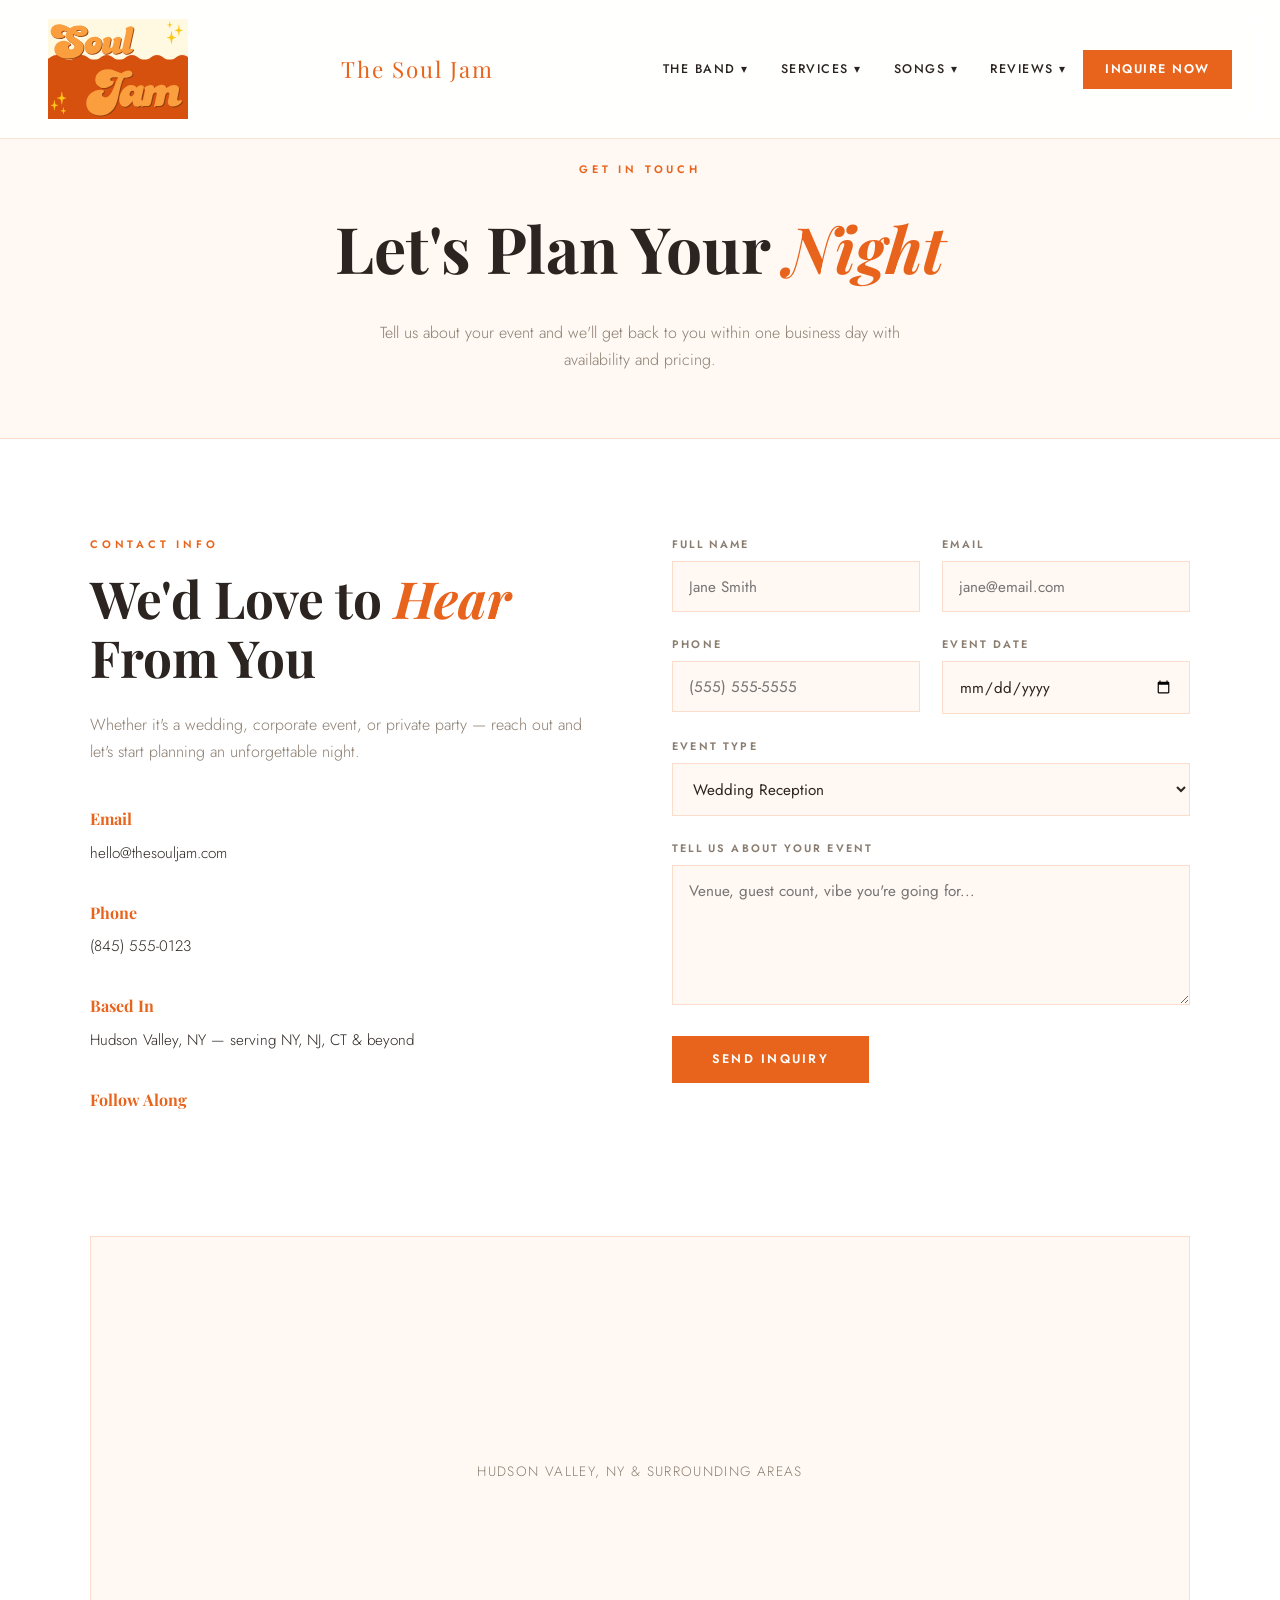
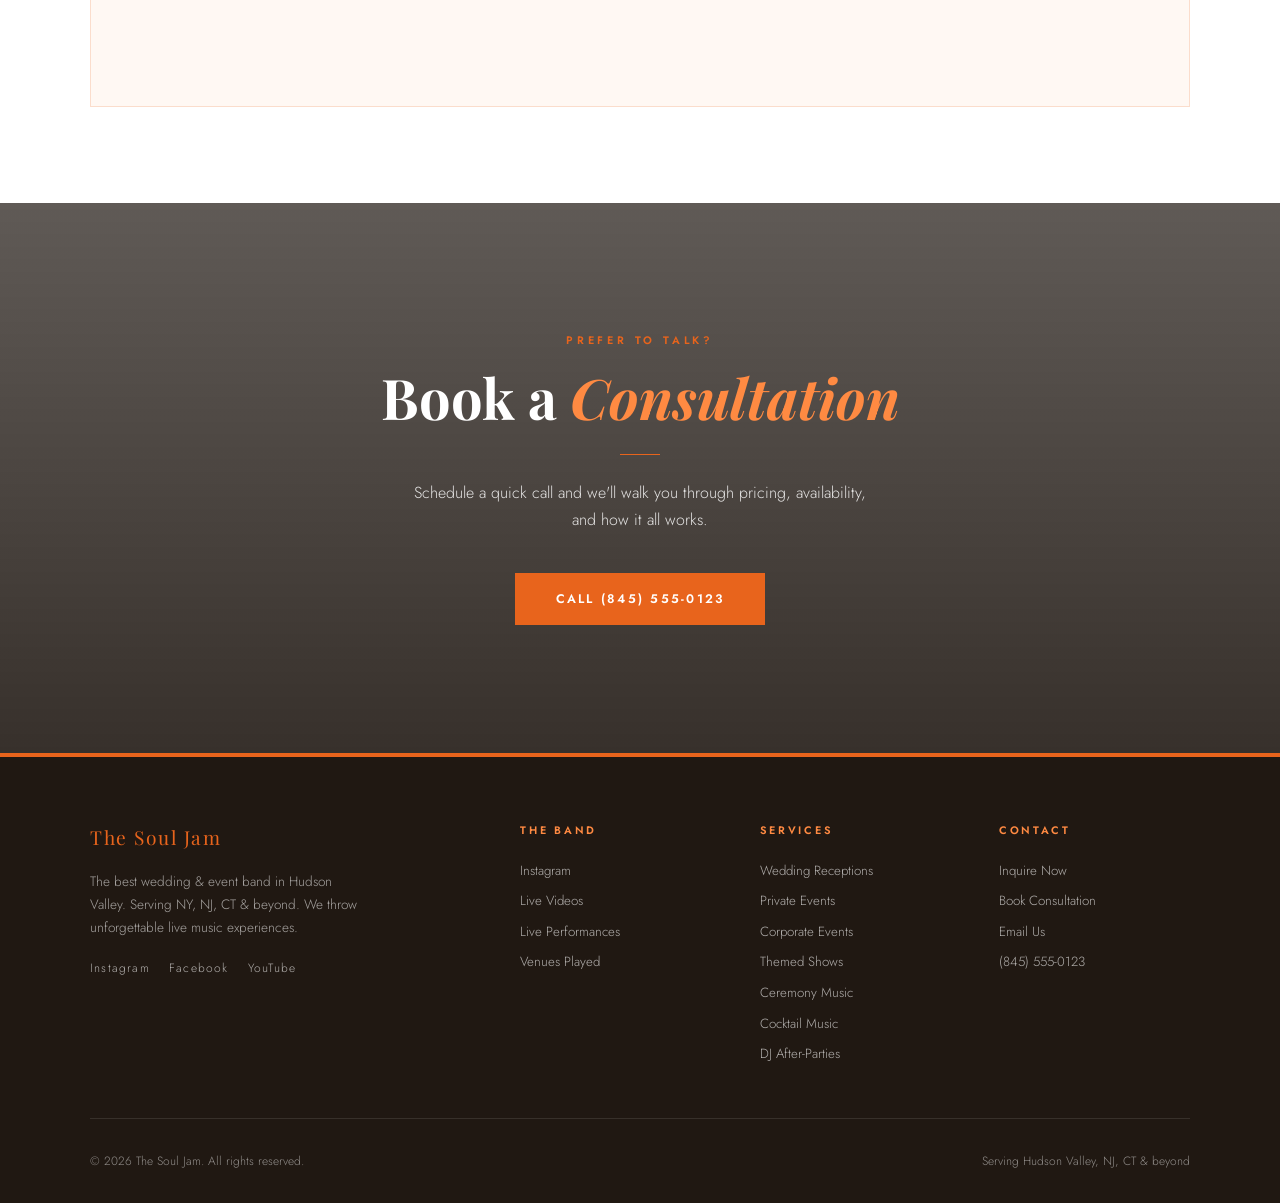
<file: contact.html>
<!DOCTYPE html>
<html lang="en">
<head>
<meta charset="UTF-8">
<meta name="viewport" content="width=device-width, initial-scale=1.0">
<title>Contact - The Soul Jam Live Band</title>
<link href="https://fonts.googleapis.com/css2?family=Playfair+Display:ital,wght@0,400;0,700;1,400&family=Jost:wght@300;400;500;600&display=swap" rel="stylesheet">
<link rel="stylesheet" href="styles.css">
</head>
<body>

<!-- NAV -->
<nav>
  <a href="#" class="nav-logo"><img src="public/1.svg"></a>
  <a href="#" class="nav-logo">The Soul Jam</a>
  <ul class="nav-links">
    <li>
      <a href="index.html">The Band ▾</a>
      <div class="dropdown">
        <a href="#">Instagram</a>
        <a href="#">Live Videos</a>
        <a href="#">Live Performances</a>
        <a href="#">Venues Played</a>
      </div>
    </li>
    <li>
      <a href="index.html#services">Services ▾</a>
      <div class="dropdown">
        <a href="index.html#services">Wedding Receptions</a>
        <a href="index.html#services">Private Events</a>
        <a href="index.html#services">Corporate Events</a>
        <a href="index.html#services">Themed Shows</a>
        <a href="index.html#services">Ceremony Music</a>
        <a href="index.html#services">Cocktail Music</a>
        <a href="index.html#services">DJ After-Parties</a>
      </div>
    </li>
    <li>
      <a href="songs.html">Songs ▾</a>
      <div class="dropdown">
        <a href="songs.html#wedding-reception">Wedding Reception Songs</a>
        <a href="songs.html#dance-party">Dance Party Songs</a>
        <a href="songs.html#first-dance">First Dance Songs</a>
        <a href="songs.html#parent-dance">Parent Dance Songs</a>
        <a href="songs.html#ceremony">Ceremony Songs</a>
        <a href="songs.html#cocktail">Cocktail Songs</a>
      </div>
    </li>
    <li>
      <a href="#">Reviews ▾</a>
      <div class="dropdown">
        <a href="#">Google Reviews</a>
        <a href="#">The Knot Reviews</a>
        <a href="#">WeddingWire Reviews</a>
      </div>
    </li>
    <li><a href="contact.html" class="nav-cta">Inquire Now</a></li>
  </ul>
</nav>

<!-- PAGE HEADER -->
<header class="page-header">
  <span class="section-label">Get In Touch</span>
  <h1>Let's Plan Your <em>Night</em></h1>
  <p>Tell us about your event and we'll get back to you within one business day with availability and pricing.</p>
</header>

<!-- CONTACT -->
<section class="contact-section">
  <div class="container">
    <div class="contact-grid">

      <!-- Info -->
      <div>
        <span class="section-label">Contact Info</span>
        <h2>We'd Love to <em>Hear</em> From You</h2>
        <p style="margin-bottom:2.5rem;">Whether it's a wedding, corporate event, or private party — reach out and let's start planning an unforgettable night.</p>

        <div class="contact-info-item">
          <h4>Email</h4>
          <a href="mailto:hello@thesouljam.com">hello@thesouljam.com</a>
        </div>
        <div class="contact-info-item">
          <h4>Phone</h4>
          <a href="tel:+18455550123">(845) 555-0123</a>
        </div>
        <div class="contact-info-item">
          <h4>Based In</h4>
          <span>Hudson Valley, NY — serving NY, NJ, CT &amp; beyond</span>
        </div>
        <div class="contact-info-item">
          <h4>Follow Along</h4>
          <div class="social-links">
            <a href="#">Instagram</a>
            <a href="#">Facebook</a>
            <a href="#">YouTube</a>
          </div>
        </div>
      </div>

      <!-- Form -->
      <form class="contact-form" onsubmit="return false;">
        <div class="form-row">
          <div class="form-field">
            <label for="name">Full Name</label>
            <input type="text" id="name" name="name" placeholder="Jane Smith" required>
          </div>
          <div class="form-field">
            <label for="email">Email</label>
            <input type="email" id="email" name="email" placeholder="jane@email.com" required>
          </div>
        </div>
        <div class="form-row">
          <div class="form-field">
            <label for="phone">Phone</label>
            <input type="tel" id="phone" name="phone" placeholder="(555) 555-5555">
          </div>
          <div class="form-field">
            <label for="date">Event Date</label>
            <input type="date" id="date" name="date">
          </div>
        </div>
        <div class="form-field">
          <label for="event-type">Event Type</label>
          <select id="event-type" name="event-type">
            <option>Wedding Reception</option>
            <option>Private Event</option>
            <option>Corporate Event</option>
            <option>Themed Show</option>
            <option>Ceremony Music</option>
            <option>Other</option>
          </select>
        </div>
        <div class="form-field">
          <label for="message">Tell Us About Your Event</label>
          <textarea id="message" name="message" placeholder="Venue, guest count, vibe you're going for..."></textarea>
        </div>
        <button type="submit" class="btn btn-filled">Send Inquiry</button>
      </form>
    </div>

    <div class="contact-map">Hudson Valley, NY &amp; Surrounding Areas</div>
  </div>
</section>

<!-- CTA -->
<section class="cta">
  <span class="section-label">Prefer To Talk?</span>
  <h2 style="font-family: var(--font-display); font-size: clamp(2.2rem,5vw,3.5rem);">Book a <em>Consultation</em></h2>
  <div class="gold-divider"></div>
  <p style="max-width: 480px; margin: 0 auto 2.5rem; text-align:center; color: rgba(255,255,255,0.85);">
    Schedule a quick call and we'll walk you through pricing, availability, and how it all works.
  </p>
  <a href="tel:+18455550123" class="btn btn-filled">Call (845) 555-0123</a>
</section>

<!-- FOOTER -->
<footer>
  <div class="footer-grid">
    <div class="footer-brand">
      <a href="index.html" class="nav-logo" style="font-size:1.2rem;">The Soul Jam</a>
      <p>The best wedding &amp; event band in Hudson Valley. Serving NY, NJ, CT &amp; beyond. We throw unforgettable live music experiences.</p>
      <div class="social-links" style="margin-top:1.2rem;">
        <a href="#">Instagram</a>
        <a href="#">Facebook</a>
        <a href="#">YouTube</a>
      </div>
    </div>
    <div class="footer-col">
      <h4>The Band</h4>
      <a href="#">Instagram</a>
      <a href="#">Live Videos</a>
      <a href="#">Live Performances</a>
      <a href="#">Venues Played</a>
    </div>
    <div class="footer-col">
      <h4>Services</h4>
      <a href="index.html#services">Wedding Receptions</a>
      <a href="index.html#services">Private Events</a>
      <a href="index.html#services">Corporate Events</a>
      <a href="index.html#services">Themed Shows</a>
      <a href="index.html#services">Ceremony Music</a>
      <a href="index.html#services">Cocktail Music</a>
      <a href="index.html#services">DJ After-Parties</a>
    </div>
    <div class="footer-col">
      <h4>Contact</h4>
      <a href="contact.html">Inquire Now</a>
      <a href="contact.html">Book Consultation</a>
      <a href="mailto:hello@thesouljam.com">Email Us</a>
      <a href="tel:+18455550123">(845) 555-0123</a>
    </div>
  </div>
  <div class="footer-bottom">
    <span>© 2026 The Soul Jam. All rights reserved.</span>
    <span>Serving Hudson Valley, NJ, CT &amp; beyond</span>
  </div>
</footer>

</body>
</html>
</file>
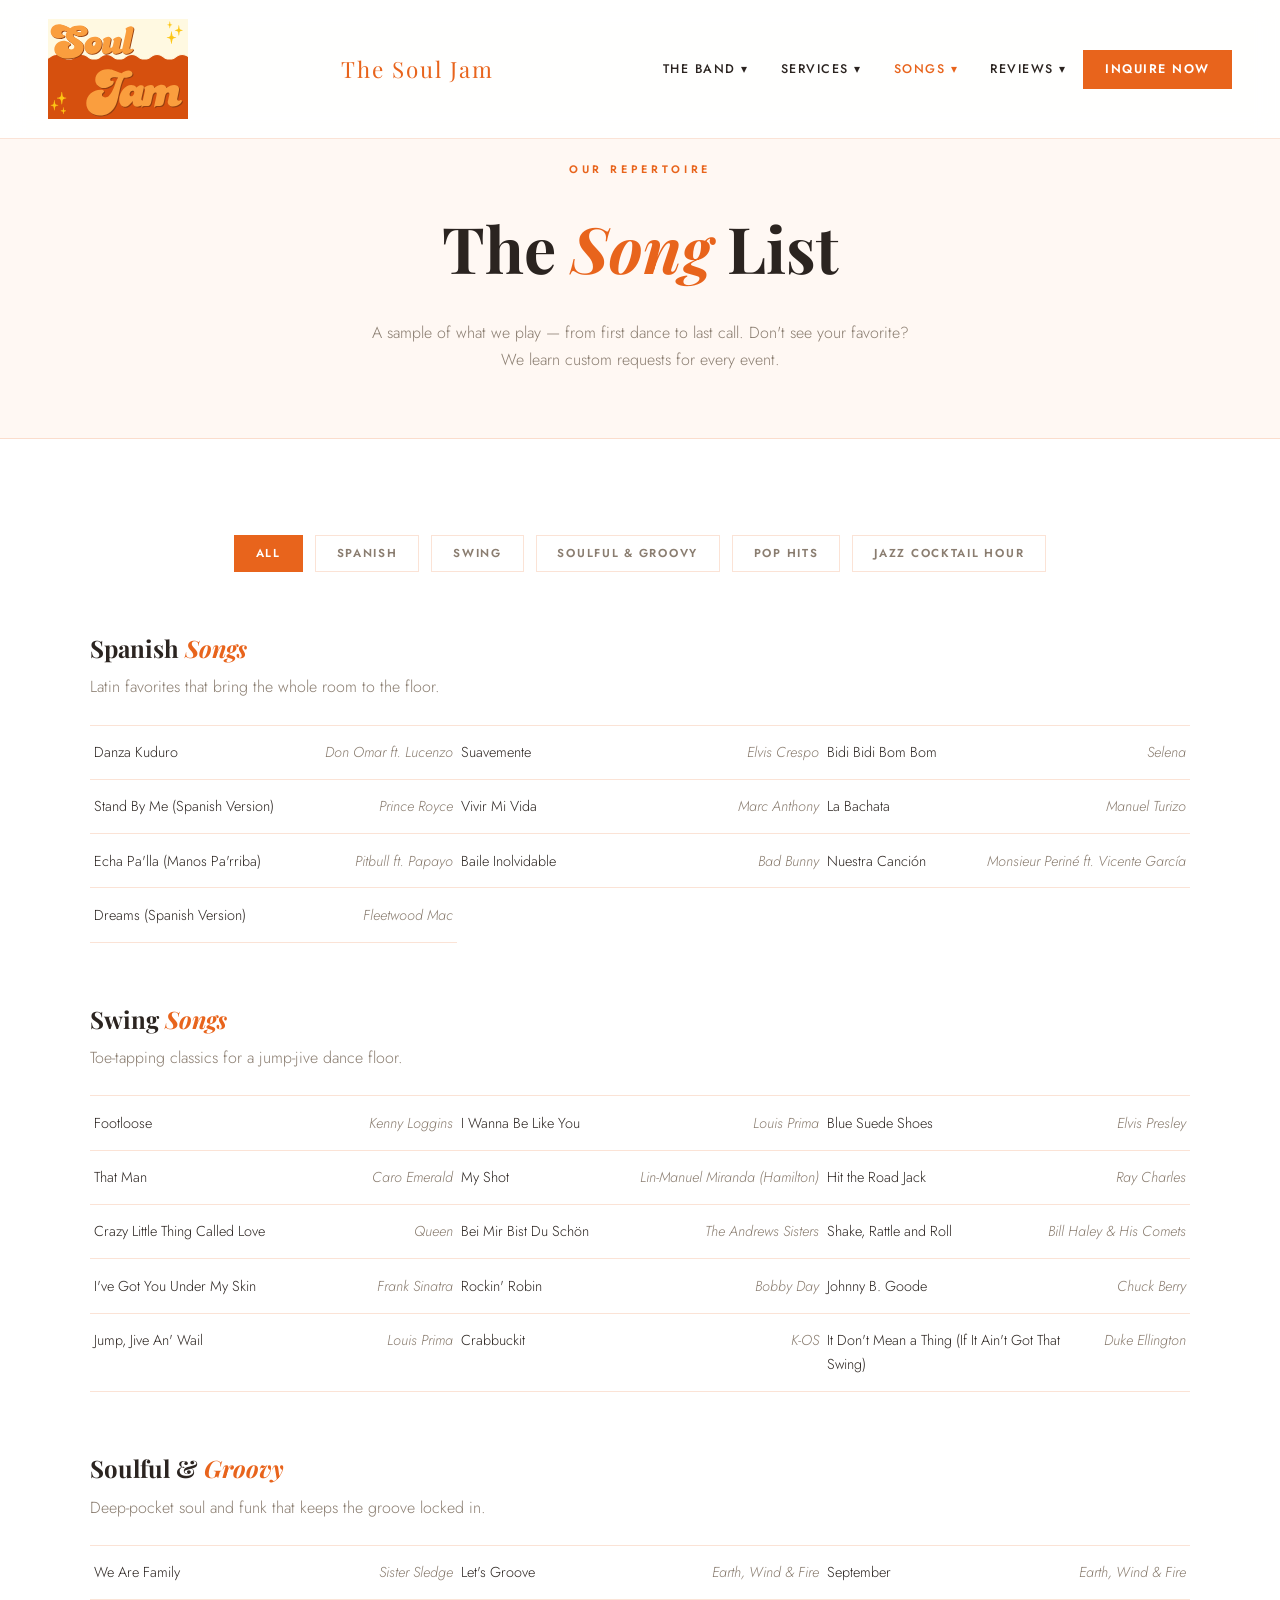
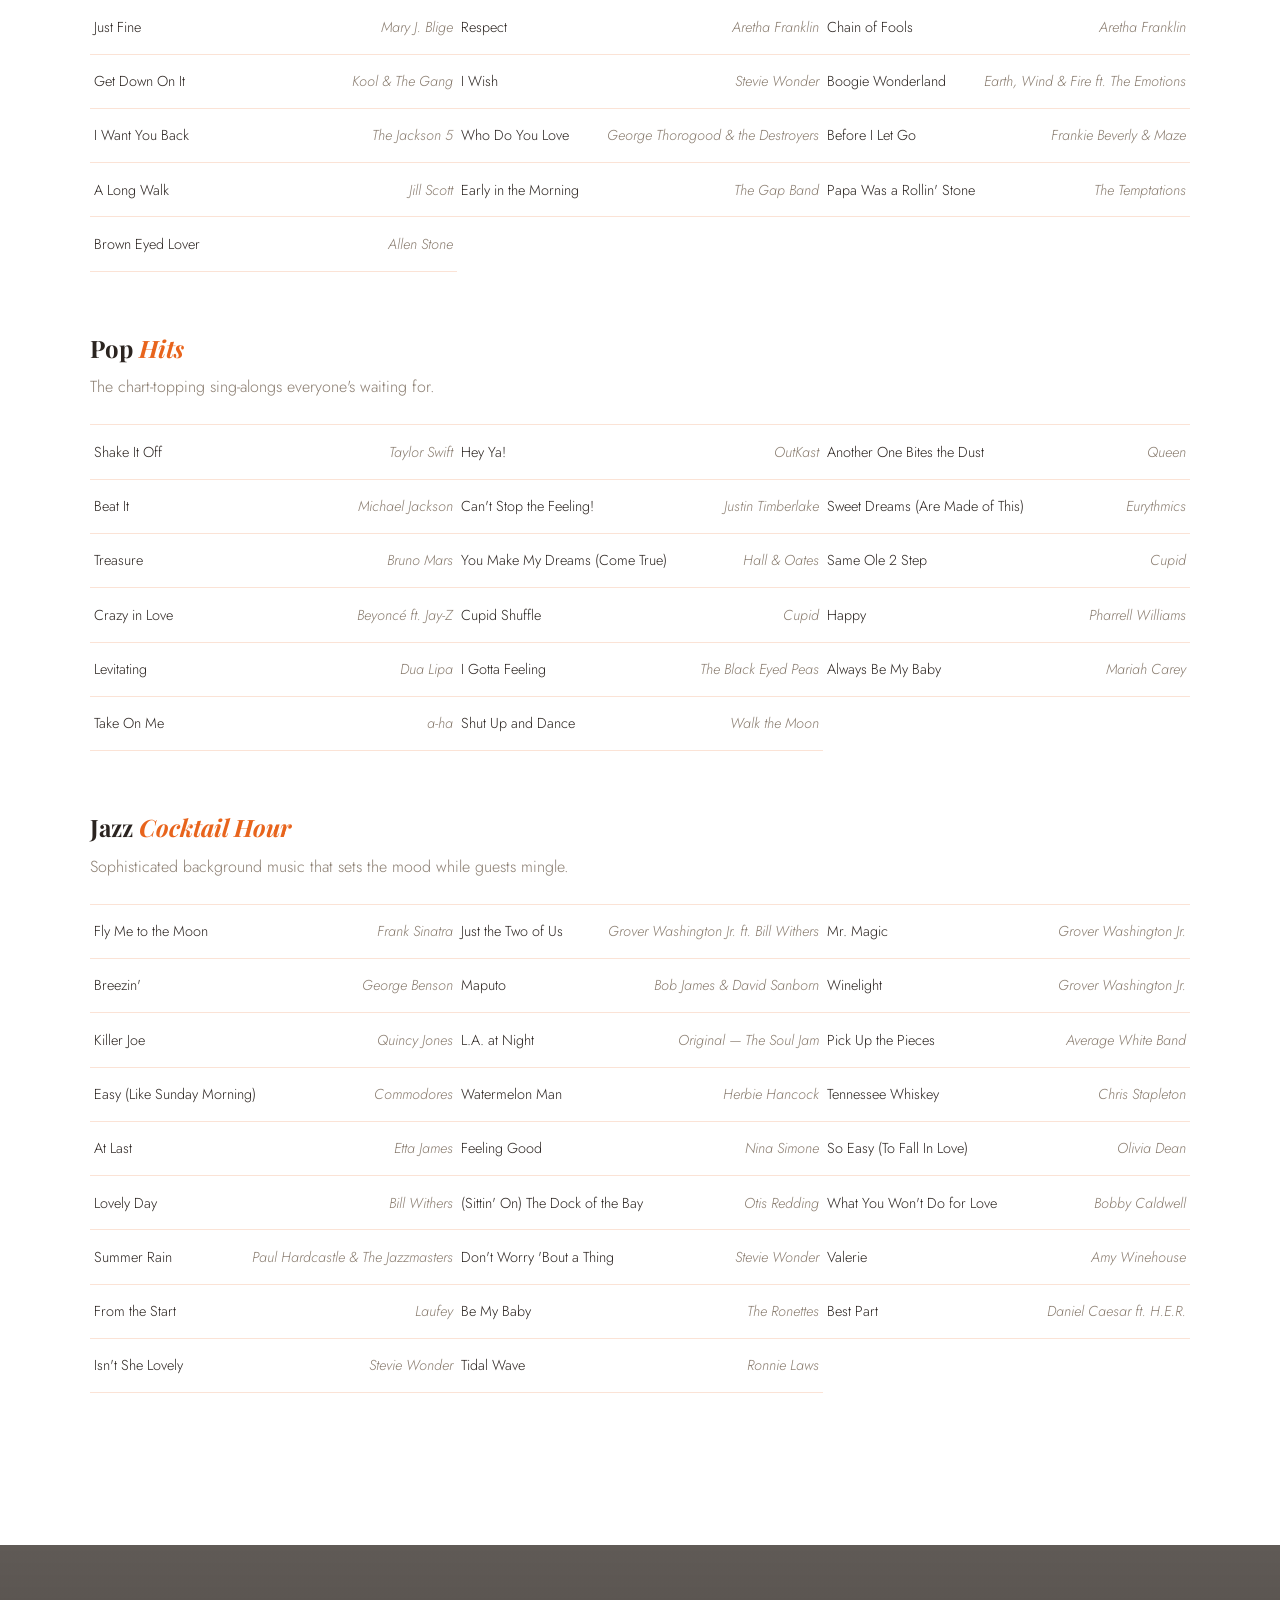
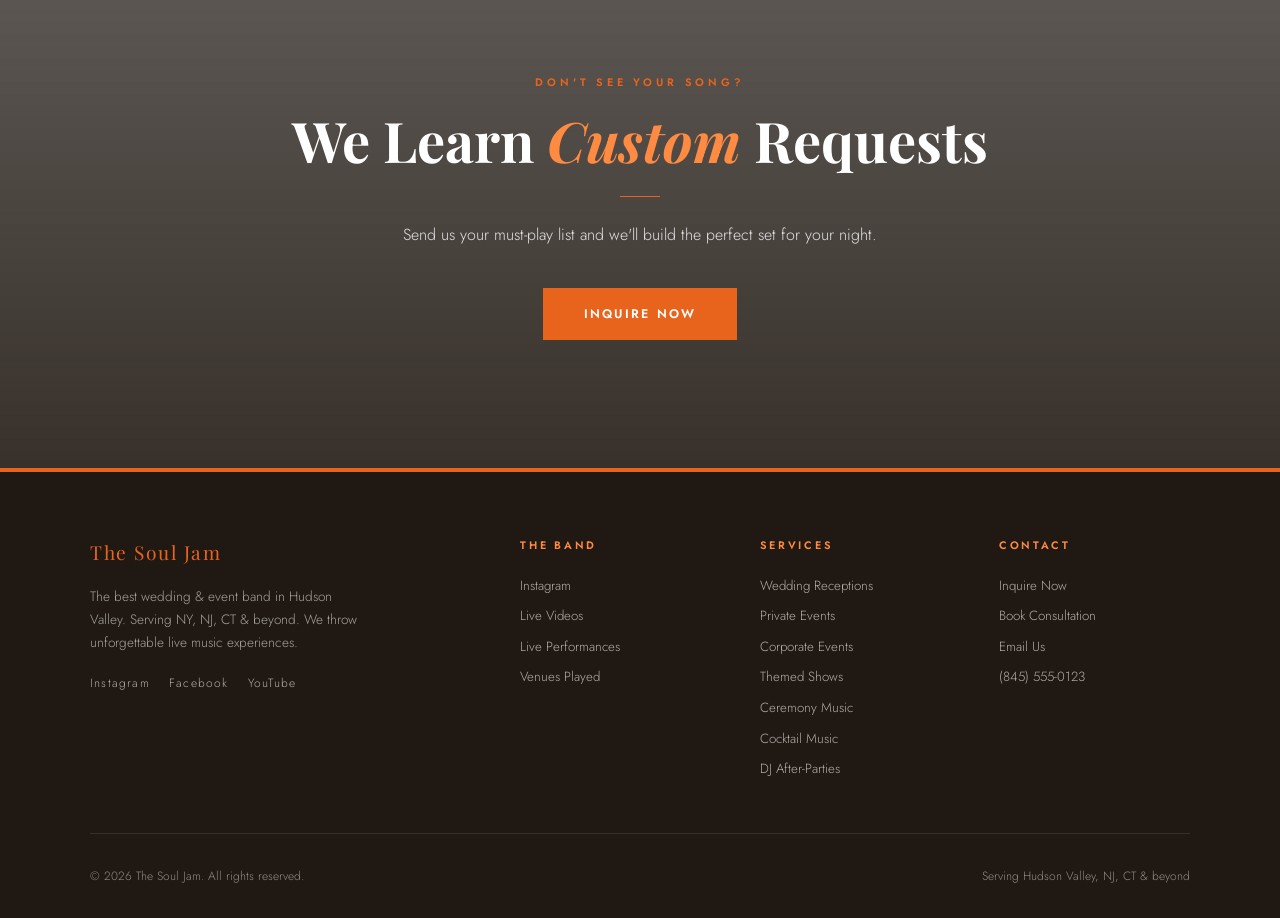
<file: songs.html>
<!DOCTYPE html>
<html lang="en">
<head>
<meta charset="UTF-8">
<meta name="viewport" content="width=device-width, initial-scale=1.0">
<title>Song List - The Soul Jam Live Band</title>
<link href="https://fonts.googleapis.com/css2?family=Playfair+Display:ital,wght@0,400;0,700;1,400&family=Jost:wght@300;400;500;600&display=swap" rel="stylesheet">
<link rel="stylesheet" href="styles.css">
</head>
<body>

<!-- NAV -->
<nav>
  <a href="#" class="nav-logo"><img src="public/1.svg"></a>
  <a href="#" class="nav-logo">The Soul Jam</a>
  <ul class="nav-links">
    <li>
      <a href="index.html">The Band ▾</a>
      <div class="dropdown">
        <a href="#">Instagram</a>
        <a href="#">Live Videos</a>
        <a href="#">Live Performances</a>
        <a href="#">Venues Played</a>
      </div>
    </li>
    <li>
      <a href="index.html#services">Services ▾</a>
      <div class="dropdown">
        <a href="index.html#services">Wedding Receptions</a>
        <a href="index.html#services">Private Events</a>
        <a href="index.html#services">Corporate Events</a>
        <a href="index.html#services">Themed Shows</a>
        <a href="index.html#services">Ceremony Music</a>
        <a href="index.html#services">Cocktail Music</a>
        <a href="index.html#services">DJ After-Parties</a>
      </div>
    </li>
    <li>
      <a href="songs.html" class="is-active">Songs ▾</a>
      <div class="dropdown">
        <a href="#spanish">Spanish Songs</a>
        <a href="#swing">Swing Songs</a>
        <a href="#soulful-groovy">Soulful &amp; Groovy Songs</a>
        <a href="#pop-hits">Pop Hits</a>
        <a href="#jazz-cocktail">Jazz Cocktail Hour</a>
      </div>
    </li>
    <li>
      <a href="#">Reviews ▾</a>
      <div class="dropdown">
        <a href="#">Google Reviews</a>
        <a href="#">The Knot Reviews</a>
        <a href="#">WeddingWire Reviews</a>
      </div>
    </li>
    <li><a href="contact.html" class="nav-cta">Inquire Now</a></li>
  </ul>
</nav>

<!-- PAGE HEADER -->
<header class="page-header">
  <span class="section-label">Our Repertoire</span>
  <h1>The <em>Song</em> List</h1>
  <p>A sample of what we play — from first dance to last call. Don't see your favorite? We learn custom requests for every event.</p>
</header>

<!-- SONGS -->
<section class="songs-section">
  <div class="container">

    <div class="songs-filter" id="songsFilter">
      <button class="is-active" data-target="all">All</button>
      <button data-target="spanish">Spanish</button>
      <button data-target="swing">Swing</button>
      <button data-target="soulful-groovy">Soulful &amp; Groovy</button>
      <button data-target="pop-hits">Pop Hits</button>
      <button data-target="jazz-cocktail">Jazz Cocktail Hour</button>
    </div>

    <!-- Spanish -->
    <div class="songs-category" id="spanish" data-category="spanish">
      <h3 class="songs-category-title">Spanish <em>Songs</em></h3>
      <p>Latin favorites that bring the whole room to the floor.</p>
      <div class="songs-list">
        <div class="song-row"><span class="song-title">Danza Kuduro</span><span class="song-artist">Don Omar ft. Lucenzo</span></div>
        <div class="song-row"><span class="song-title">Suavemente</span><span class="song-artist">Elvis Crespo</span></div>
        <div class="song-row"><span class="song-title">Bidi Bidi Bom Bom</span><span class="song-artist">Selena</span></div>
        <div class="song-row"><span class="song-title">Stand By Me (Spanish Version)</span><span class="song-artist">Prince Royce</span></div>
        <div class="song-row"><span class="song-title">Vivir Mi Vida</span><span class="song-artist">Marc Anthony</span></div>
        <div class="song-row"><span class="song-title">La Bachata</span><span class="song-artist">Manuel Turizo</span></div>
        <div class="song-row"><span class="song-title">Echa Pa'lla (Manos Pa'rriba)</span><span class="song-artist">Pitbull ft. Papayo</span></div>
        <div class="song-row"><span class="song-title">Baile Inolvidable</span><span class="song-artist">Bad Bunny</span></div>
        <div class="song-row"><span class="song-title">Nuestra Canción</span><span class="song-artist">Monsieur Periné ft. Vicente García</span></div>
        <div class="song-row"><span class="song-title">Dreams (Spanish Version)</span><span class="song-artist">Fleetwood Mac</span></div>
      </div>
    </div>

    <!-- Swing -->
    <div class="songs-category" id="swing" data-category="swing">
      <h3 class="songs-category-title">Swing <em>Songs</em></h3>
      <p>Toe-tapping classics for a jump-jive dance floor.</p>
      <div class="songs-list">
        <div class="song-row"><span class="song-title">Footloose</span><span class="song-artist">Kenny Loggins</span></div>
        <div class="song-row"><span class="song-title">I Wanna Be Like You</span><span class="song-artist">Louis Prima</span></div>
        <div class="song-row"><span class="song-title">Blue Suede Shoes</span><span class="song-artist">Elvis Presley</span></div>
        <div class="song-row"><span class="song-title">That Man</span><span class="song-artist">Caro Emerald</span></div>
        <div class="song-row"><span class="song-title">My Shot</span><span class="song-artist">Lin-Manuel Miranda (Hamilton)</span></div>
        <div class="song-row"><span class="song-title">Hit the Road Jack</span><span class="song-artist">Ray Charles</span></div>
        <div class="song-row"><span class="song-title">Crazy Little Thing Called Love</span><span class="song-artist">Queen</span></div>
        <div class="song-row"><span class="song-title">Bei Mir Bist Du Schön</span><span class="song-artist">The Andrews Sisters</span></div>
        <div class="song-row"><span class="song-title">Shake, Rattle and Roll</span><span class="song-artist">Bill Haley &amp; His Comets</span></div>
        <div class="song-row"><span class="song-title">I've Got You Under My Skin</span><span class="song-artist">Frank Sinatra</span></div>
        <div class="song-row"><span class="song-title">Rockin' Robin</span><span class="song-artist">Bobby Day</span></div>
        <div class="song-row"><span class="song-title">Johnny B. Goode</span><span class="song-artist">Chuck Berry</span></div>
        <div class="song-row"><span class="song-title">Jump, Jive An' Wail</span><span class="song-artist">Louis Prima</span></div>
        <div class="song-row"><span class="song-title">Crabbuckit</span><span class="song-artist">K-OS</span></div>
        <div class="song-row"><span class="song-title">It Don't Mean a Thing (If It Ain't Got That Swing)</span><span class="song-artist">Duke Ellington</span></div>
      </div>
    </div>

    <!-- Soulful & Groovy -->
    <div class="songs-category" id="soulful-groovy" data-category="soulful-groovy">
      <h3 class="songs-category-title">Soulful &amp; <em>Groovy</em></h3>
      <p>Deep-pocket soul and funk that keeps the groove locked in.</p>
      <div class="songs-list">
        <div class="song-row"><span class="song-title">We Are Family</span><span class="song-artist">Sister Sledge</span></div>
        <div class="song-row"><span class="song-title">Let's Groove</span><span class="song-artist">Earth, Wind &amp; Fire</span></div>
        <div class="song-row"><span class="song-title">September</span><span class="song-artist">Earth, Wind &amp; Fire</span></div>
        <div class="song-row"><span class="song-title">Just Fine</span><span class="song-artist">Mary J. Blige</span></div>
        <div class="song-row"><span class="song-title">Respect</span><span class="song-artist">Aretha Franklin</span></div>
        <div class="song-row"><span class="song-title">Chain of Fools</span><span class="song-artist">Aretha Franklin</span></div>
        <div class="song-row"><span class="song-title">Get Down On It</span><span class="song-artist">Kool &amp; The Gang</span></div>
        <div class="song-row"><span class="song-title">I Wish</span><span class="song-artist">Stevie Wonder</span></div>
        <div class="song-row"><span class="song-title">Boogie Wonderland</span><span class="song-artist">Earth, Wind &amp; Fire ft. The Emotions</span></div>
        <div class="song-row"><span class="song-title">I Want You Back</span><span class="song-artist">The Jackson 5</span></div>
        <div class="song-row"><span class="song-title">Who Do You Love</span><span class="song-artist">George Thorogood &amp; the Destroyers</span></div>
        <div class="song-row"><span class="song-title">Before I Let Go</span><span class="song-artist">Frankie Beverly &amp; Maze</span></div>
        <div class="song-row"><span class="song-title">A Long Walk</span><span class="song-artist">Jill Scott</span></div>
        <div class="song-row"><span class="song-title">Early in the Morning</span><span class="song-artist">The Gap Band</span></div>
        <div class="song-row"><span class="song-title">Papa Was a Rollin' Stone</span><span class="song-artist">The Temptations</span></div>
        <div class="song-row"><span class="song-title">Brown Eyed Lover</span><span class="song-artist">Allen Stone</span></div>
      </div>
    </div>

    <!-- Pop Hits -->
    <div class="songs-category" id="pop-hits" data-category="pop-hits">
      <h3 class="songs-category-title">Pop <em>Hits</em></h3>
      <p>The chart-topping sing-alongs everyone's waiting for.</p>
      <div class="songs-list">
        <div class="song-row"><span class="song-title">Shake It Off</span><span class="song-artist">Taylor Swift</span></div>
        <div class="song-row"><span class="song-title">Hey Ya!</span><span class="song-artist">OutKast</span></div>
        <div class="song-row"><span class="song-title">Another One Bites the Dust</span><span class="song-artist">Queen</span></div>
        <div class="song-row"><span class="song-title">Beat It</span><span class="song-artist">Michael Jackson</span></div>
        <div class="song-row"><span class="song-title">Can't Stop the Feeling!</span><span class="song-artist">Justin Timberlake</span></div>
        <div class="song-row"><span class="song-title">Sweet Dreams (Are Made of This)</span><span class="song-artist">Eurythmics</span></div>
        <div class="song-row"><span class="song-title">Treasure</span><span class="song-artist">Bruno Mars</span></div>
        <div class="song-row"><span class="song-title">You Make My Dreams (Come True)</span><span class="song-artist">Hall &amp; Oates</span></div>
        <div class="song-row"><span class="song-title">Same Ole 2 Step</span><span class="song-artist">Cupid</span></div>
        <div class="song-row"><span class="song-title">Crazy in Love</span><span class="song-artist">Beyoncé ft. Jay-Z</span></div>
        <div class="song-row"><span class="song-title">Cupid Shuffle</span><span class="song-artist">Cupid</span></div>
        <div class="song-row"><span class="song-title">Happy</span><span class="song-artist">Pharrell Williams</span></div>
        <div class="song-row"><span class="song-title">Levitating</span><span class="song-artist">Dua Lipa</span></div>
        <div class="song-row"><span class="song-title">I Gotta Feeling</span><span class="song-artist">The Black Eyed Peas</span></div>
        <div class="song-row"><span class="song-title">Always Be My Baby</span><span class="song-artist">Mariah Carey</span></div>
        <div class="song-row"><span class="song-title">Take On Me</span><span class="song-artist">a-ha</span></div>
        <div class="song-row"><span class="song-title">Shut Up and Dance</span><span class="song-artist">Walk the Moon</span></div>
      </div>
    </div>

    <!-- Jazz Cocktail Hour -->
    <div class="songs-category" id="jazz-cocktail" data-category="jazz-cocktail">
      <h3 class="songs-category-title">Jazz <em>Cocktail Hour</em></h3>
      <p>Sophisticated background music that sets the mood while guests mingle.</p>
      <div class="songs-list">
        <div class="song-row"><span class="song-title">Fly Me to the Moon</span><span class="song-artist">Frank Sinatra</span></div>
        <div class="song-row"><span class="song-title">Just the Two of Us</span><span class="song-artist">Grover Washington Jr. ft. Bill Withers</span></div>
        <div class="song-row"><span class="song-title">Mr. Magic</span><span class="song-artist">Grover Washington Jr.</span></div>
        <div class="song-row"><span class="song-title">Breezin'</span><span class="song-artist">George Benson</span></div>
        <div class="song-row"><span class="song-title">Maputo</span><span class="song-artist">Bob James &amp; David Sanborn</span></div>
        <div class="song-row"><span class="song-title">Winelight</span><span class="song-artist">Grover Washington Jr.</span></div>
        <div class="song-row"><span class="song-title">Killer Joe</span><span class="song-artist">Quincy Jones</span></div>
        <div class="song-row"><span class="song-title">L.A. at Night</span><span class="song-artist">Original — The Soul Jam</span></div>
        <div class="song-row"><span class="song-title">Pick Up the Pieces</span><span class="song-artist">Average White Band</span></div>
        <div class="song-row"><span class="song-title">Easy (Like Sunday Morning)</span><span class="song-artist">Commodores</span></div>
        <div class="song-row"><span class="song-title">Watermelon Man</span><span class="song-artist">Herbie Hancock</span></div>
        <div class="song-row"><span class="song-title">Tennessee Whiskey</span><span class="song-artist">Chris Stapleton</span></div>
        <div class="song-row"><span class="song-title">At Last</span><span class="song-artist">Etta James</span></div>
        <div class="song-row"><span class="song-title">Feeling Good</span><span class="song-artist">Nina Simone</span></div>
        <div class="song-row"><span class="song-title">So Easy (To Fall In Love)</span><span class="song-artist">Olivia Dean</span></div>
        <div class="song-row"><span class="song-title">Lovely Day</span><span class="song-artist">Bill Withers</span></div>
        <div class="song-row"><span class="song-title">(Sittin' On) The Dock of the Bay</span><span class="song-artist">Otis Redding</span></div>
        <div class="song-row"><span class="song-title">What You Won't Do for Love</span><span class="song-artist">Bobby Caldwell</span></div>
        <div class="song-row"><span class="song-title">Summer Rain</span><span class="song-artist">Paul Hardcastle &amp; The Jazzmasters</span></div>
        <div class="song-row"><span class="song-title">Don't Worry 'Bout a Thing</span><span class="song-artist">Stevie Wonder</span></div>
        <div class="song-row"><span class="song-title">Valerie</span><span class="song-artist">Amy Winehouse</span></div>
        <div class="song-row"><span class="song-title">From the Start</span><span class="song-artist">Laufey</span></div>
        <div class="song-row"><span class="song-title">Be My Baby</span><span class="song-artist">The Ronettes</span></div>
        <div class="song-row"><span class="song-title">Best Part</span><span class="song-artist">Daniel Caesar ft. H.E.R.</span></div>
        <div class="song-row"><span class="song-title">Isn't She Lovely</span><span class="song-artist">Stevie Wonder</span></div>
        <div class="song-row"><span class="song-title">Tidal Wave</span><span class="song-artist">Ronnie Laws</span></div>
      </div>
    </div>

  </div>
</section>

<!-- CTA -->
<section class="cta">
  <span class="section-label">Don't See Your Song?</span>
  <h2 style="font-family: var(--font-display); font-size: clamp(2.2rem,5vw,3.5rem);">We Learn <em>Custom</em> Requests</h2>
  <div class="gold-divider"></div>
  <p style="max-width: 480px; margin: 0 auto 2.5rem; text-align:center; color: rgba(255,255,255,0.85);">
    Send us your must-play list and we'll build the perfect set for your night.
  </p>
  <a href="contact.html" class="btn btn-filled">Inquire Now</a>
</section>

<!-- FOOTER -->
<footer>
  <div class="footer-grid">
    <div class="footer-brand">
      <a href="index.html" class="nav-logo" style="font-size:1.2rem;">The Soul Jam</a>
      <p>The best wedding &amp; event band in Hudson Valley. Serving NY, NJ, CT &amp; beyond. We throw unforgettable live music experiences.</p>
      <div class="social-links" style="margin-top:1.2rem;">
        <a href="#">Instagram</a>
        <a href="#">Facebook</a>
        <a href="#">YouTube</a>
      </div>
    </div>
    <div class="footer-col">
      <h4>The Band</h4>
      <a href="#">Instagram</a>
      <a href="#">Live Videos</a>
      <a href="#">Live Performances</a>
      <a href="#">Venues Played</a>
    </div>
    <div class="footer-col">
      <h4>Services</h4>
      <a href="index.html#services">Wedding Receptions</a>
      <a href="index.html#services">Private Events</a>
      <a href="index.html#services">Corporate Events</a>
      <a href="index.html#services">Themed Shows</a>
      <a href="index.html#services">Ceremony Music</a>
      <a href="index.html#services">Cocktail Music</a>
      <a href="index.html#services">DJ After-Parties</a>
    </div>
    <div class="footer-col">
      <h4>Contact</h4>
      <a href="contact.html">Inquire Now</a>
      <a href="contact.html">Book Consultation</a>
      <a href="mailto:hello@thesouljam.com">Email Us</a>
      <a href="tel:+18455550123">(845) 555-0123</a>
    </div>
  </div>
  <div class="footer-bottom">
    <span>© 2026 The Soul Jam. All rights reserved.</span>
    <span>Serving Hudson Valley, NJ, CT &amp; beyond</span>
  </div>
</footer>

<script>
(function () {
  const buttons = document.querySelectorAll('#songsFilter button');
  const categories = document.querySelectorAll('.songs-category');

  function applyFilter(target) {
    categories.forEach(cat => {
      cat.style.display = (target === 'all' || cat.dataset.category === target) ? '' : 'none';
    });
    buttons.forEach(b => b.classList.toggle('is-active', b.dataset.target === target));
  }

  buttons.forEach(btn => {
    btn.addEventListener('click', () => applyFilter(btn.dataset.target));
  });

  function filterFromHash() {
    const hash = window.location.hash.replace('#', '');
    if (hash && document.getElementById(hash)) {
      applyFilter(hash);
      document.getElementById(hash).scrollIntoView({ block: 'start' });
    }
  }
  window.addEventListener('hashchange', filterFromHash);
  filterFromHash();
})();
</script>

</body>
</html>
</file>
<file: styles.css>
/* ─── RESET & VARIABLES ─── */
*, *::before, *::after { margin: 0; padding: 0; box-sizing: border-box; }

:root {
  --orange: #e8641c;
  --orange-light: #ff8a42;
  --orange-pale: #fff1e6;
  --bg: #ffffff;
  --bg-soft: #fff8f3;
  --dark: #201812;
  --text: #2b2420;
  --text-muted: #8a7d70;
  --border: rgba(232,100,28,0.18);
  --font-display: 'Playfair Display', Georgia, serif;
  --font-body: 'Jost', sans-serif;
}

html { scroll-behavior: smooth; }

body {
  background: var(--bg);
  color: var(--text);
  font-family: var(--font-body);
  font-weight: 300;
  line-height: 1.7;
  overflow-x: hidden;
}

/* ─── NAV ─── */
nav {
  position: fixed;
  top: 0; left: 0; right: 0;
  z-index: 100;
  display: flex;
  align-items: center;
  justify-content: space-between;
  padding: 1.2rem 3rem;
  background: rgba(255,255,255,0.92);
  backdrop-filter: blur(12px);
  border-bottom: 1px solid var(--border);
  transition: background 0.3s;
}

.nav-logo {
  font-family: var(--font-display);
  font-size: 1.4rem;
  letter-spacing: 0.08em;
  color: var(--orange);
  text-decoration: none;
  white-space: nowrap;
}

.nav-logo img {
  height: 100px;
  width: auto;
  display: block;
}

.nav-links {
  display: flex;
  gap: 0;
  list-style: none;
  align-items: center;
}
.nav-links > li { position: relative; }
.nav-links > li > a {
  display: block;
  padding: 0.5rem 1rem;
  color: var(--text);
  text-decoration: none;
  font-size: 0.78rem;
  font-weight: 500;
  letter-spacing: 0.12em;
  text-transform: uppercase;
  transition: color 0.2s;
}
.nav-links > li > a:hover { color: var(--orange); }
.nav-links > li:hover .dropdown { display: block; }
.nav-links > li > a.is-active { color: var(--orange); }

.dropdown {
  display: none;
  position: absolute;
  top: 100%; left: 0;
  background: #ffffff;
  border: 1px solid var(--border);
  box-shadow: 0 12px 30px rgba(43,36,32,0.08);
  min-width: 200px;
  padding: 0.5rem 0;
}
.dropdown a {
  display: block;
  padding: 0.5rem 1.2rem;
  color: var(--text-muted);
  text-decoration: none;
  font-size: 0.78rem;
  letter-spacing: 0.08em;
  text-transform: uppercase;
  transition: color 0.2s;
}
.dropdown a:hover { color: var(--orange); }

.nav-cta {
  background: var(--orange);
  color: #fff !important;
  padding: 0.55rem 1.4rem !important;
  font-weight: 600 !important;
  transition: background 0.2s !important;
}
.nav-cta:hover { background: var(--orange-light); color: #fff !important; }

/* ─── HERO ─── */
.hero {
  min-height: 100vh;
  display: flex;
  flex-direction: column;
  align-items: center;
  justify-content: center;
  text-align: center;
  position: relative;
  padding: 8rem 2rem 4rem;
  background:
    linear-gradient(to bottom, rgba(20,12,6,0.55) 0%, rgba(20,12,6,0.35) 40%, rgba(20,12,6,0.72) 100%),
    url('https://images.squarespace-cdn.com/content/v1/646809c9679e22092ad0a1b4/82781060-ae44-4526-bd3c-dda86cf1a359/atomic-funk-project-best-nyc-wedding-event-dance-party-band-background-awards.jpg') center/cover no-repeat;
}

.hero-eyebrow {
  font-size: 0.72rem;
  font-weight: 500;
  letter-spacing: 0.3em;
  text-transform: uppercase;
  color: var(--orange-light);
  margin-bottom: 1.5rem;
}

.hero h1 {
  font-family: var(--font-display);
  font-size: clamp(3rem, 8vw, 6.5rem);
  font-weight: 700;
  line-height: 1.05;
  margin-bottom: 1.5rem;
  letter-spacing: -0.01em;
  color: #fff;
}
.hero h1 em { font-style: italic; color: var(--orange-light); }

.hero-sub {
  max-width: 560px;
  font-size: 1.05rem;
  color: rgba(255,255,255,0.85);
  margin-bottom: 2.5rem;
  line-height: 1.8;
}

/* ─── PAGE HEADER (for interior pages) ─── */
.page-header {
  padding: 10rem 2rem 4rem;
  text-align: center;
  background: var(--bg-soft);
  border-bottom: 1px solid var(--border);
}
.page-header .section-label { justify-content: center; display: block; }
.page-header h1 {
  font-family: var(--font-display);
  font-size: clamp(2.4rem, 6vw, 4rem);
  font-weight: 700;
  color: var(--text);
}
.page-header h1 em { font-style: italic; color: var(--orange); }
.page-header p {
  max-width: 560px;
  margin: 1rem auto 0;
  color: var(--text-muted);
}

/* ─── BUTTONS ─── */
.btn {
  display: inline-block;
  padding: 0.9rem 2.5rem;
  font-family: var(--font-body);
  font-size: 0.78rem;
  font-weight: 600;
  letter-spacing: 0.18em;
  text-transform: uppercase;
  text-decoration: none;
  border: 1px solid var(--orange);
  color: var(--orange);
  background: transparent;
  cursor: pointer;
  transition: background 0.25s, color 0.25s;
}
.btn:hover { background: var(--orange); color: #fff; }
.btn-filled { background: var(--orange); color: #fff; }
.btn-filled:hover { background: var(--orange-light); color: #fff; }

/* ─── SECTION BASE ─── */
section { padding: 6rem 2rem; }

.container { max-width: 1100px; margin: 0 auto; }

.section-label {
  font-size: 0.68rem;
  font-weight: 600;
  letter-spacing: 0.35em;
  text-transform: uppercase;
  color: var(--orange);
  margin-bottom: 1rem;
  display: block;
}

h2 {
  font-family: var(--font-display);
  font-size: clamp(2rem, 5vw, 3.2rem);
  font-weight: 700;
  line-height: 1.15;
  margin-bottom: 1.5rem;
  color: var(--text);
}
h2 em { font-style: italic; color: var(--orange); }

p { color: var(--text-muted); margin-bottom: 1rem; }

/* ─── ABOUT ─── */
.about { background: var(--bg-soft); }

.about-grid {
  display: grid;
  grid-template-columns: 1fr 1fr;
  gap: 5rem;
  align-items: center;
}

.about-img {
  aspect-ratio: 4/5;
  background:
    linear-gradient(135deg, rgba(232,100,28,0.12), transparent),
    url('public/images/Jake3.jpeg') center/cover no-repeat;
  position: relative;
}
.about-img::after {
  content: '';
  position: absolute;
  inset: -12px -12px 12px 12px;
  border: 1px solid rgba(232,100,28,0.35);
  z-index: -1;
}

/* ─── VIDEO CAROUSEL ─── */
.video-carousel {
  background: var(--bg);
  padding: 10rem 0 3rem;
  overflow: hidden;
}

.video-carousel-header {
  display: flex;
  align-items: flex-end;
  justify-content: space-between;
  margin-bottom: 2.5rem;
  padding: 0 2rem;
  max-width: 1100px;
  margin-left: auto;
  margin-right: auto;
}

.carousel-controls {
  display: flex;
  gap: 0.75rem;
}

.carousel-btn {
  width: 44px;
  height: 44px;
  border: 1px solid var(--border);
  background: transparent;
  color: var(--orange);
  cursor: pointer;
  display: flex;
  align-items: center;
  justify-content: center;
  font-size: 1rem;
  transition: background 0.2s, border-color 0.2s;
}
.carousel-btn:hover {
  background: var(--orange);
  color: #fff;
  border-color: var(--orange);
}

.carousel-track-wrapper {
  overflow: hidden;
  position: relative;
  max-width: 1100px;
  margin: 0 auto;
  border-radius: 6px;
  box-shadow: 0 20px 50px rgba(43,36,32,0.12);
}

.carousel-track {
  display: flex;
  gap: 0;
  transition: transform 0.5s cubic-bezier(0.25, 0.46, 0.45, 0.94);
  will-change: transform;
}

.video-slide {
  flex: 0 0 100%;
  min-width: 0;
  position: relative;
  cursor: pointer;
}

.video-slide-inner {
  position: relative;
  aspect-ratio: 16/9;
  overflow: hidden;
  background: var(--bg-soft);
}

.video-slide-inner video {
  position: absolute;
  inset: 0;
  width: 100%;
  height: 100%;
  object-fit: cover;
  border: 0;
  pointer-events: none;
}

.video-slide.is-active .video-slide-inner video {
  pointer-events: auto;
}

.video-overlay {
  position: absolute;
  inset: 0;
  background: rgba(20,12,6,0.25);
  display: flex;
  align-items: center;
  justify-content: center;
  transition: opacity 0.3s;
}
.video-slide.is-active .video-overlay.is-playing {
  opacity: 0;
  pointer-events: none;
}

.video-slide-meta {
  padding: 1rem 2rem 0;
  max-width: 1100px;
  margin: 0 auto;
}
.video-slide-title {
  font-family: var(--font-display);
  font-size: 1.05rem;
  color: var(--text);
  margin-bottom: 0.25rem;
  line-height: 1.3;
}
.video-slide-sub {
  font-size: 0.73rem;
  letter-spacing: 0.12em;
  text-transform: uppercase;
  color: var(--text-muted);
}

.carousel-dots {
  display: flex;
  justify-content: center;
  gap: 0.5rem;
  margin-top: 2rem;
}
.carousel-dot {
  width: 6px;
  height: 6px;
  background: rgba(232,100,28,0.25);
  border: none;
  cursor: pointer;
  transition: background 0.2s, width 0.3s;
  padding: 0;
}
.carousel-dot.is-active {
  background: var(--orange);
  width: 24px;
}

/* ─── AWARDS ─── */
.awards { background: var(--bg); text-align: center; }

.awards-row {
  display: flex;
  justify-content: center;
  align-items: center;
  gap: 3rem;
  flex-wrap: wrap;
  margin-top: 3rem;
}

.award-badge { display: flex; flex-direction: column; align-items: center; gap: 0.5rem; }

.award-icon {
  width: 80px; height: 80px;
  border-radius: 50%;
  border: 2px solid var(--orange);
  display: flex; align-items: center; justify-content: center;
  font-family: var(--font-display);
  font-size: 0.65rem; font-weight: 700;
  color: var(--orange); text-align: center;
  letter-spacing: 0.05em; padding: 0.5rem; line-height: 1.3;
  background: var(--orange-pale);
}

.award-year { font-size: 0.68rem; letter-spacing: 0.15em; color: var(--text-muted); text-transform: uppercase; }

/* ─── TESTIMONIALS ─── */
.testimonial-section { background: var(--bg-soft); }

.testimonials-grid {
  display: grid;
  grid-template-columns: repeat(auto-fit, minmax(300px, 1fr));
  gap: 2rem;
  margin-top: 3rem;
}

.testimonial-card {
  background: #fff;
  border: 1px solid var(--border);
  box-shadow: 0 10px 30px rgba(43,36,32,0.05);
  padding: 2rem;
  position: relative;
}
.testimonial-card::before {
  content: '\201C';
  font-family: var(--font-display);
  font-size: 5rem; color: var(--orange); opacity: 0.25;
  position: absolute; top: -0.5rem; left: 1.2rem; line-height: 1;
}

.testimonial-text {
  font-style: italic; font-size: 0.95rem; line-height: 1.8;
  margin-bottom: 1.2rem; color: var(--text);
}
.testimonial-author { font-size: 0.75rem; font-weight: 600; letter-spacing: 0.15em; text-transform: uppercase; color: var(--orange); }

/* ─── SERVICES ─── */
.services { background: var(--bg); }

.services-grid {
  display: grid;
  grid-template-columns: repeat(auto-fit, minmax(240px, 1fr));
  gap: 1px;
  background: var(--border);
  border: 1px solid var(--border);
  margin-top: 3rem;
}

.service-card { background: var(--bg); padding: 2rem 1.8rem; transition: background 0.3s; }
.service-card:hover { background: var(--bg-soft); }
.service-num { font-size: 0.65rem; font-weight: 700; letter-spacing: 0.2em; color: var(--orange); margin-bottom: 1rem; display: block; }
.service-name { font-family: var(--font-display); font-size: 1.15rem; margin-bottom: 0.75rem; color: var(--text); }
.service-desc { font-size: 0.85rem; color: var(--text-muted); line-height: 1.6; margin: 0; }

/* ─── PHOTO STRIP ─── */
.photo-strip { display: grid; grid-template-columns: repeat(4, 1fr); gap: 4px; }
.photo-strip-item { aspect-ratio: 1; overflow: hidden; position: relative; background: var(--bg-soft); }
.photo-strip-item img {
  width: 100%; height: 100%; object-fit: cover;
  transition: transform 0.5s ease, filter 0.3s;
}
.photo-strip-item:hover img { transform: scale(1.06); }

/* ─── LIVE SHOWS ─── */
.shows {
  background:
    linear-gradient(to bottom, rgba(20,12,6,0.78), rgba(20,12,6,0.6)),
    url('public/images/band-huddle.jpeg') center/cover fixed no-repeat;
  text-align: center;
}
.shows h2, .shows h2 em { color: #fff; }
.shows h2 em { color: var(--orange-light); }
.shows p { color: rgba(255,255,255,0.8); }

/* ─── CTA ─── */
.cta {
  background:
    linear-gradient(to bottom, rgba(20,12,6,0.68), rgba(20,12,6,0.85)),
    url('https://images.squarespace-cdn.com/content/v1/646809c9679e22092ad0a1b4/81687392-4c7f-4b76-9eda-5048761c9653/atomic-funk-project-best-nyc-wedding-event-dance-party-band-background-inquire-now.jpg') center/cover no-repeat;
  text-align: center;
  padding: 8rem 2rem;
}
.cta h2 { color: #fff; }
.cta h2 em { color: var(--orange-light); }

/* ─── CONTACT PAGE ─── */
.contact-section { background: var(--bg); }
.contact-grid {
  display: grid;
  grid-template-columns: 1fr 1fr;
  gap: 4rem;
  align-items: start;
}
.contact-info-item { margin-bottom: 2rem; }
.contact-info-item h4 {
  font-family: var(--font-display);
  font-size: 1rem;
  color: var(--orange);
  margin-bottom: 0.4rem;
}
.contact-info-item a, .contact-info-item span {
  color: var(--text);
  text-decoration: none;
  font-size: 0.95rem;
}
.contact-info-item a:hover { color: var(--orange); }

.contact-form {
  display: grid;
  gap: 1.4rem;
}
.form-row { display: grid; grid-template-columns: 1fr 1fr; gap: 1.4rem; }
.form-field { display: flex; flex-direction: column; gap: 0.5rem; }
.form-field label {
  font-size: 0.68rem;
  font-weight: 600;
  letter-spacing: 0.2em;
  text-transform: uppercase;
  color: var(--text-muted);
}
.form-field input,
.form-field select,
.form-field textarea {
  font-family: var(--font-body);
  font-size: 0.95rem;
  color: var(--text);
  background: var(--bg-soft);
  border: 1px solid var(--border);
  padding: 0.85rem 1rem;
  outline: none;
  transition: border-color 0.2s, background 0.2s;
}
.form-field input:focus,
.form-field select:focus,
.form-field textarea:focus {
  border-color: var(--orange);
  background: #fff;
}
.form-field textarea { resize: vertical; min-height: 140px; }
.contact-form .btn { justify-self: start; border: none; margin-top: 0.5rem; }

.contact-map {
  margin-top: 4rem;
  aspect-ratio: 21/9;
  background: var(--bg-soft);
  border: 1px solid var(--border);
  display: flex;
  align-items: center;
  justify-content: center;
  color: var(--text-muted);
  font-size: 0.85rem;
  letter-spacing: 0.1em;
  text-transform: uppercase;
}

/* ─── SONGS PAGE ─── */
.songs-section { background: var(--bg); }
.songs-intro { max-width: 640px; margin: 0 auto 3rem; text-align: center; }

.songs-filter {
  display: flex;
  justify-content: center;
  flex-wrap: wrap;
  gap: 0.75rem;
  margin-bottom: 3.5rem;
}
.songs-filter button {
  font-family: var(--font-body);
  font-size: 0.72rem;
  font-weight: 600;
  letter-spacing: 0.15em;
  text-transform: uppercase;
  padding: 0.6rem 1.3rem;
  border: 1px solid var(--border);
  background: #fff;
  color: var(--text-muted);
  cursor: pointer;
  transition: all 0.2s;
}
.songs-filter button:hover { border-color: var(--orange); color: var(--orange); }
.songs-filter button.is-active { background: var(--orange); border-color: var(--orange); color: #fff; }

.songs-category { margin-bottom: 3.5rem; }
.songs-category-title {
  font-family: var(--font-display);
  font-size: 1.5rem;
  color: var(--text);
  margin-bottom: 0.3rem;
}
.songs-category-title em { font-style: italic; color: var(--orange); }

.songs-list {
  display: grid;
  grid-template-columns: repeat(auto-fill, minmax(280px, 1fr));
  gap: 0;
  border-top: 1px solid var(--border);
  margin-top: 1.5rem;
}
.song-row {
  display: flex;
  justify-content: space-between;
  gap: 1rem;
  padding: 0.9rem 0.25rem;
  border-bottom: 1px solid var(--border);
  font-size: 0.9rem;
}
.song-title { color: var(--text); }
.song-artist { color: var(--text-muted); font-style: italic; white-space: nowrap; }

/* ─── FOOTER ─── */
footer {
  background: var(--dark);
  padding: 4rem 2rem 2rem;
  border-top: 4px solid var(--orange);
}
.footer-grid {
  display: grid;
  grid-template-columns: 2fr 1fr 1fr 1fr;
  gap: 3rem;
  max-width: 1100px;
  margin: 0 auto 3rem;
}
.footer-brand p { font-size: 0.85rem; margin-top: 1rem; max-width: 280px; color: rgba(255,255,255,0.6); }
.footer-col h4 { font-size: 0.68rem; font-weight: 600; letter-spacing: 0.25em; text-transform: uppercase; color: var(--orange-light); margin-bottom: 1rem; }
.footer-col a { display: block; color: rgba(255,255,255,0.65); text-decoration: none; font-size: 0.83rem; padding: 0.25rem 0; transition: color 0.2s; }
.footer-col a:hover { color: #fff; }
.footer-bottom {
  max-width: 1100px; margin: 0 auto;
  padding-top: 2rem;
  border-top: 1px solid rgba(255,255,255,0.1);
  display: flex; justify-content: space-between; align-items: center;
  font-size: 0.75rem; color: rgba(255,255,255,0.5);
}
.social-links { display: flex; gap: 1.2rem; }
.social-links a { color: rgba(255,255,255,0.65); text-decoration: none; font-size: 0.75rem; letter-spacing: 0.1em; transition: color 0.2s; }
.social-links a:hover { color: var(--orange-light); }

/* ─── DIVIDER ─── */
.gold-divider { width: 40px; height: 1px; background: var(--orange); margin: 1.5rem auto; }

/* ─── MOBILE ─── */
@media (max-width: 768px) {
  nav { padding: 1rem 1.5rem; }
  .nav-links { display: none; }
  .about-grid { grid-template-columns: 1fr; gap: 2.5rem; }
  .photo-strip { grid-template-columns: repeat(2, 1fr); }
  .footer-grid { grid-template-columns: 1fr 1fr; gap: 2rem; }
  .footer-bottom { flex-direction: column; gap: 1rem; text-align: center; }
  .awards-row { gap: 1.5rem; }
  .video-carousel-header { flex-direction: column; align-items: flex-start; gap: 1rem; }
  .carousel-track-wrapper { border-radius: 0; box-shadow: none; }
  .contact-grid { grid-template-columns: 1fr; gap: 3rem; }
  .form-row { grid-template-columns: 1fr; }
}
</file>
